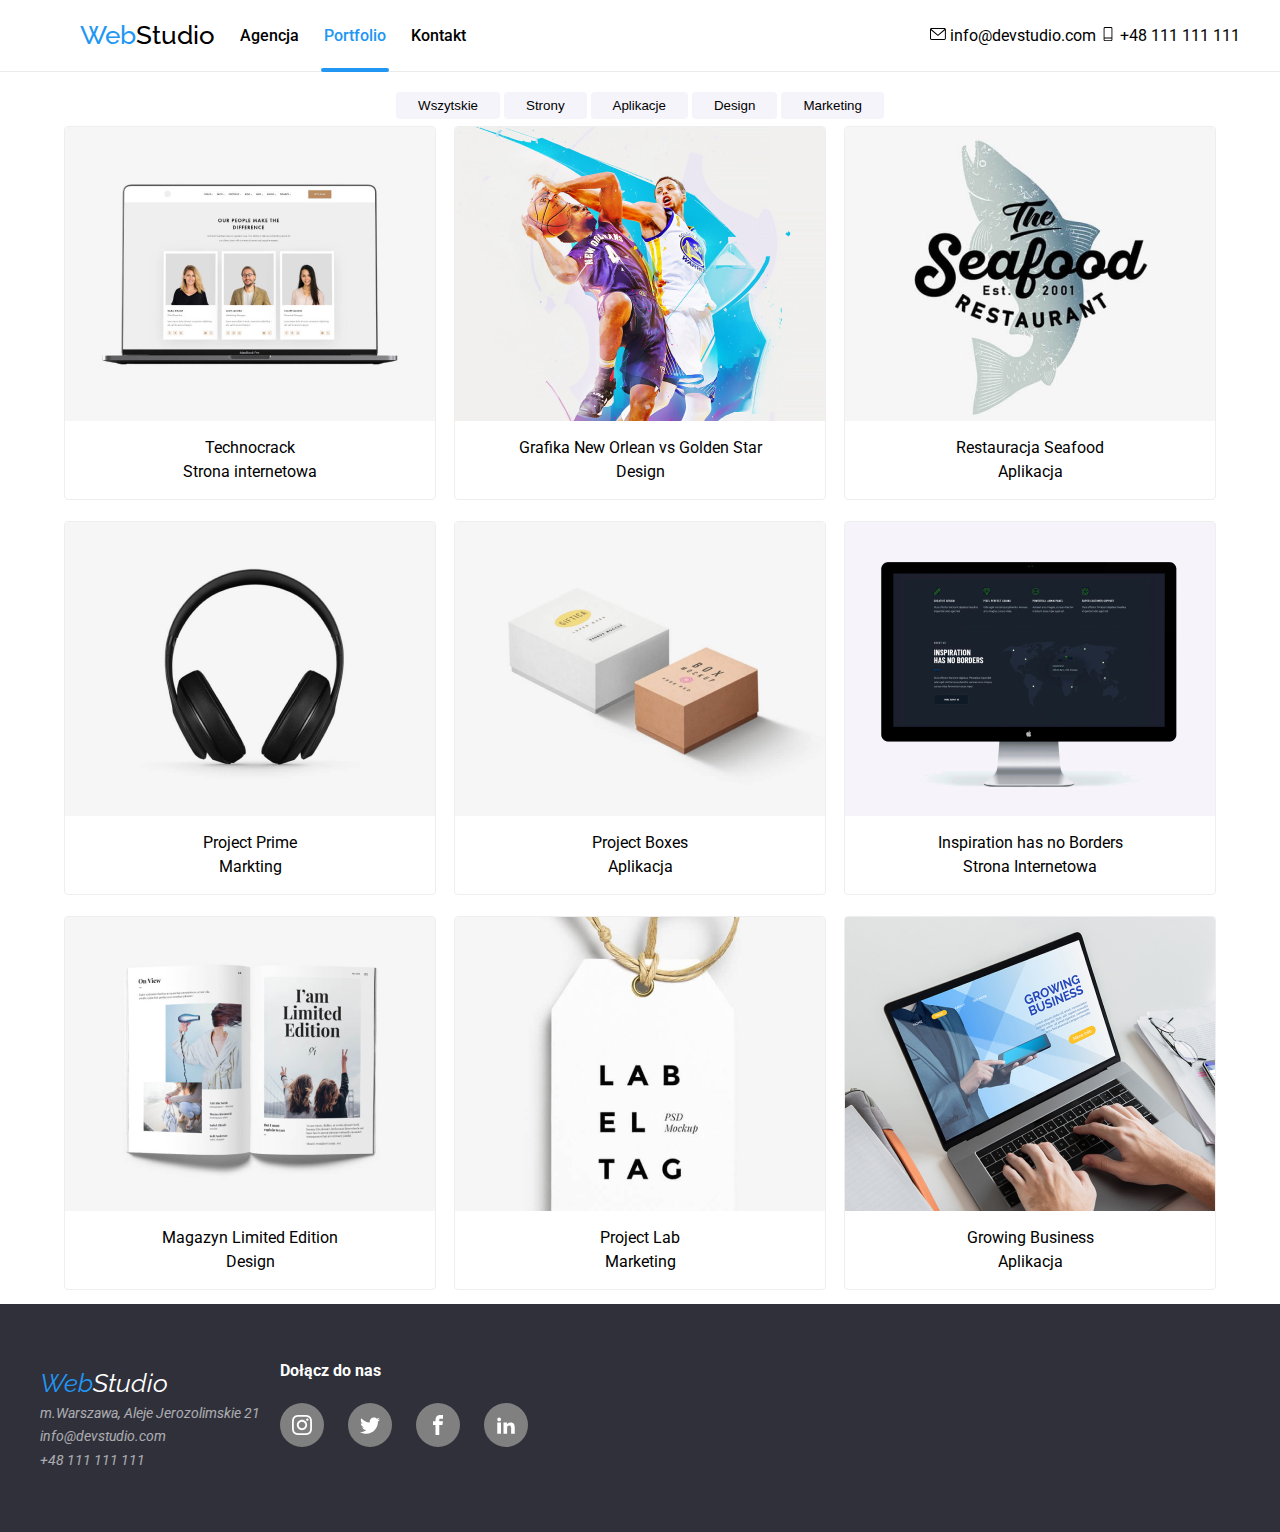
<file: portfolio.html>
<!DOCTYPE html>
<html lang="en">

<head>
    <meta charset="UTF-8">
    <meta http-equiv="X-UA-Compatible" content="IE=edge">
    <meta name="viewport" content="width=device-width, initial-scale=1.0">
    <title>Document</title>
    <link rel="stylesheet" href="css/style.css">
    <link rel="preconnect" href="https://fonts.googleapis.com">
    <link rel="preconnect" href="https://fonts.gstatic.com" crossorigin>
    <link href="https://fonts.googleapis.com/css2?family=Roboto:wght@400;500;700;900&display=swap" rel="stylesheet">
    <link rel="preconnect" href="https://fonts.googleapis.com">
    <link rel="preconnect" href="https://fonts.gstatic.com" crossorigin>
    <link href="https://fonts.googleapis.com/css2?family=Raleway:wght@700&display=swap" rel="stylesheet">
</head>

<body id="portfolio">
    <header>
        <div class="container">
            <nav>
                <div>
                    <ul class="header" type="none">
                        <li class="menu-header"><a class="logotyp" href="webstudio.com"><span>Web</span>Studio</a></li>
                        <div class="link">
                            <li class="menu-header"><a href="index.html">Agencja</a></li>
                            <li class="menu-header portfolio"><a class="link-portfolio" href="portfolio.html">Portfolio</a></li>
                            <li class="menu-header"><a href="example2.com">Kontakt</a></li>
                        </div>
                    </ul>
                </div>
            </nav>
            <div id="contact">

                <a class="contact-email" href="info@devstudio.com">
                    <svg class="icons" width="16px" height="14px">
                        <use href="#icon-mail"></use>
                    </svg>
                    info@devstudio.com</a>

                <a class="contact-phone" href="+48111111111"><svg class="icons" width="16px" height="14px">
                        <use href="#icon-telefon"></use>
                    </svg>
                    +48 111 111 111</a>
            </div>
        </div>
    </header>

    <main class="main-portfolio">
        <button class="button all-pages" type="button">Wszytskie</button>
        <button class="button pages" type="button">Strony</button>
        <button class="button application" type="button">Aplikacje</button>
        <button class="button design" type="button">Design</button>
        <button class="button marketing" type="button">Marketing</button>


        <section>

                    <figure class="images-portfolio">
                        <div class="add-card">
                            <img src="portfolio-images/img1.jpg" alt="Notebook" width="370" height="294">
                            <div class="description">
                                <p>Technocrack jest popularną platformą wykorzystywaną do rozpowszechniania koronawirusa. Firmy
                                    wykorzystują tę
                                    platformę do celów szpiegowskich i ataków na niezabezpieczone serwery konkurencji</p>
                            </div>
                        </div>
                        
                        <figcaption>Technocrack<br>Strona internetowa</figcaption>
                    </figure>
                
                    

                    
                    <figure class="images-portfolio">
                        <div class="add-card">
                            <img src="portfolio-images/img2.jpg" alt="Koszykorza NBA" width="370" height="294">
                            <div class="description">
                                <p>Technocrack jest popularną platformą wykorzystywaną do rozpowszechniania koronawirusa. Firmy
                                    wykorzystują tę
                                    platformę do celów szpiegowskich i ataków na niezabezpieczone serwery konkurencji</p>
                            </div>
                        </div>    
                        <figcaption>Grafika New Orlean vs Golden Star<br>Design</figcaption>
                    </figure>
                    
                    <figure class="images-portfolio">
                        <div class="add-card">
                            <div class="description">
                                <p>Technocrack jest popularną platformą wykorzystywaną do rozpowszechniania koronawirusa. Firmy
                                    wykorzystują tę
                                    platformę do celów szpiegowskich i ataków na niezabezpieczone serwery konkurencji</p>
                            </div>
                            <img src="portfolio-images/img3.jpg" alt="Logo Restauracji Seafood" width="370" height="294">
                        </div>
                        <figcaption>Restauracja Seafood<br>Aplikacja</figcaption>
                    </figure>
                
                   
                    <figure class="images-portfolio">
                        <div class="add-card">
                            <div class="description">
                                <p>Technocrack jest popularną platformą wykorzystywaną do rozpowszechniania koronawirusa. Firmy
                                    wykorzystują tę
                                    platformę do celów szpiegowskich i ataków na niezabezpieczone serwery konkurencji</p>
                            </div>
                            <img src="portfolio-images/img4.jpg" alt="Słuchawki" width="370" height="294">
                        </div>

                        <figcaption>Project Prime<br>Markting</figcaption>
                    </figure>
                

                    <figure class="images-portfolio">
                        <div class="add-card">
                            <div class="description">
                                <p>Technocrack jest popularną platformą wykorzystywaną do rozpowszechniania koronawirusa. Firmy
                                    wykorzystują tę
                                    platformę do celów szpiegowskich i ataków na niezabezpieczone serwery konkurencji</p>
                            </div>
                            <img src="portfolio-images/img5.jpg" alt="Dwa kartonowe pudełka" width="370" height="294">
                        </div>
                        <figcaption>Project Boxes<br>Aplikacja</figcaption>
                    </figure>
            

                    <figure class="images-portfolio">
                        <div class="add-card">
                            <div class="description">
                                <p>Technocrack jest popularną platformą wykorzystywaną do rozpowszechniania koronawirusa. Firmy
                                    wykorzystują tę
                                    platformę do celów szpiegowskich i ataków na niezabezpieczone serwery konkurencji</p>
                            </div>
                            <img src="portfolio-images/img6.jpg" alt="iMAc" width="370" height="294">
                        </div>
                        <figcaption>Inspiration has no Borders<br>Strona Internetowa</figcaption>
                    </figure>

                    <figure class="images-portfolio">
                        <div class="add-card">
                            <div class="description">
                                <p>Technocrack jest popularną platformą wykorzystywaną do rozpowszechniania koronawirusa. Firmy
                                    wykorzystują tę
                                    platformę do celów szpiegowskich i ataków na niezabezpieczone serwery konkurencji</p>
                            </div>
                            <img src="portfolio-images/img7.jpg" alt="Książka" width="370" height="294">
                        </div>
                        <figcaption>Magazyn Limited Edition<br>Design</figcaption>
                    </figure>
                    
                
                    <figure class="images-portfolio">
                        <div class="add-card">
                            <div class="description">
                                <p>Technocrack jest popularną platformą wykorzystywaną do rozpowszechniania koronawirusa. Firmy
                                    wykorzystują tę
                                    platformę do celów szpiegowskich i ataków na niezabezpieczone serwery konkurencji</p>
                            </div>
                            <img src="portfolio-images/img8.jpg" alt="Etykieta" width="370" height="294">
                        </div>
                        <figcaption>Project Lab<br>Marketing</figcaption>
                    </figure>
    
                
                    <figure class="images-portfolio">
                        <div class="add-card">
                            <div class="description">
                                <p>Technocrack jest popularną platformą wykorzystywaną do rozpowszechniania koronawirusa. Firmy
                                    wykorzystują tę
                                    platformę do celów szpiegowskich i ataków na niezabezpieczone serwery konkurencji</p>
                            </div>
                            <img src="portfolio-images/img9.jpg" alt="Planowanie strategii" width="370" height="294">
                        </div>
                        <figcaption>Growing Business<br>Aplikacja</figcaption>
                    </figure>
                </div>

        </section>
    </main>

     <footer class="footer">
        <div class="container">
            <address class="address">
                <a class="logotyp address" href="webstudio.com"><span>Web</span>Studio</a><br>
                <div class="city-address">m.Warszawa, Aleje Jerozolimskie 21</div>
                <a class="link-address" href="info@devstudio.com">info@devstudio.com</a><br>
                <a class="link-address" href="+48111111111">+48 111 111 111</a>
            </address>
            <div>
                <div class=join-us>Dołącz do nas</div>

                <a href="#" class="link-social-media-footer"><svg class="icons-social-media">
                        <use href="#icon-instagram"></use>
                    </svg>
                </a>

                <a href="#" class="link-social-media-footer"><svg class="icons-social-media">
                        <use href="#icon-twitter"></use>
                    </svg>
                </a>

                <a href="#" class="link-social-media-footer"><svg class="icons-social-media">
                        <use href="#icon-facebook"></use>
                    </svg>
                </a>

                <a href="#" class="link-social-media-footer"><svg class="icons-social-media">
                        <use href="#icon-linkedin2"></use>
                    </svg>
                </a>
            </div>


        </div>

        </footer>


<svg aria-hidden="true" style="position: absolute; width: 0; height: 0; overflow: hidden;" version="1.1"
    xmlns="http://www.w3.org/2000/svg" xmlns:xlink="http://www.w3.org/1999/xlink">
    <defs>
        <symbol id="icon-telefon" viewBox="0 0 20 32">
            <path 
                d="M17 0h-14c-1.654 0-3 1.346-3 3v26c0 1.654 1.346 3 3 3h14c1.654 0 3-1.346 3-3v-26c0-1.654-1.346-3-3-3zM3 2h14c0.552 0 1 0.448 1 1v21h-16v-21c0-0.552 0.448-1 1-1zM17 30h-14c-0.552 0-1-0.448-1-1v-3h16v3c0 0.552-0.448 1-1 1z">
            </path>
        </symbol>
        <symbol id="icon-mail" viewBox="0 0 43 32">
            <path 
                d="M38.667 0h-34.667c-2.206 0-4 1.794-4 4v24c0 2.206 1.794 4 4 4h34.667c2.206 0 4-1.794 4-4v-24c0-2.206-1.794-4-4-4zM38.667 2.667c0.181 0 0.353 0.038 0.511 0.103l-17.844 15.466-17.844-15.466c0.158-0.066 0.33-0.103 0.511-0.103h34.667zM38.667 29.333h-34.667c-0.736 0-1.333-0.598-1.333-1.333v-22.413l17.793 15.421c0.251 0.217 0.563 0.326 0.874 0.326s0.622-0.108 0.874-0.326l17.793-15.421v22.413c0 0.736-0.598 1.333-1.333 1.333z">
            </path>
        </symbol>
        <symbol id="icon-astronaut-1" viewBox="0 0 32 32">
            <path fill="#2196f3" style="fill: var(--color2, #2196f3)"
                d="M31.974 4.524c-0.063-0.193-0.229-0.333-0.43-0.363l-1.91-0.278-0.855-1.731c-0.179-0.365-0.777-0.365-0.956 0l-0.855 1.731-1.91 0.278c-0.201 0.029-0.367 0.17-0.431 0.363-0.062 0.193-0.011 0.405 0.135 0.547l1.383 1.348-0.326 1.903c-0.034 0.2 0.048 0.402 0.212 0.522 0.166 0.121 0.382 0.135 0.562 0.040l1.709-0.899 1.709 0.899c0.078 0.041 0.164 0.061 0.249 0.061 0.11 0 0.221-0.034 0.314-0.102 0.164-0.119 0.246-0.322 0.212-0.522l-0.326-1.903 1.383-1.348c0.145-0.142 0.197-0.354 0.135-0.547zM29.511 5.851c-0.125 0.122-0.183 0.299-0.153 0.472l0.191 1.114-1-0.526c-0.078-0.041-0.163-0.061-0.249-0.061s-0.17 0.020-0.249 0.061l-1.001 0.526 0.191-1.114c0.030-0.173-0.028-0.349-0.153-0.472l-0.81-0.789 1.119-0.163c0.174-0.025 0.324-0.134 0.402-0.292l0.5-1.013 0.5 1.013c0.078 0.157 0.228 0.267 0.402 0.292l1.119 0.163-0.809 0.789z">
            </path>
            <path fill="#2196f3" style="fill: var(--color2, #2196f3)" d="M26.134 20.522h-1.067v1.067h1.067v-1.067z">
            </path>
            <path fill="#2196f3" style="fill: var(--color2, #2196f3)" d="M26.134 22.656h-1.067v1.067h1.067v-1.067z">
            </path>
            <path fill="#2196f3" style="fill: var(--color2, #2196f3)" d="M27.2 21.589h-1.067v1.067h1.067v-1.067z">
            </path>
            <path fill="#2196f3" style="fill: var(--color2, #2196f3)" d="M25.067 21.589h-1.067v1.067h1.067v-1.067z">
            </path>
            <path fill="#2196f3" style="fill: var(--color2, #2196f3)" d="M22.4 26.389h-1.067v1.067h1.067v-1.067z">
            </path>
            <path fill="#2196f3" style="fill: var(--color2, #2196f3)" d="M22.4 28.522h-1.067v1.067h1.067v-1.067z">
            </path>
            <path fill="#2196f3" style="fill: var(--color2, #2196f3)" d="M23.467 27.456h-1.067v1.067h1.067v-1.067z">
            </path>
            <path fill="#2196f3" style="fill: var(--color2, #2196f3)" d="M21.333 27.456h-1.067v1.067h1.067v-1.067z">
            </path>
            <path fill="#2196f3" style="fill: var(--color2, #2196f3)" d="M16 24.256h-1.067v1.067h1.067v-1.067z"></path>
            <path fill="#2196f3" style="fill: var(--color2, #2196f3)" d="M16 26.389h-1.067v1.067h1.067v-1.067z"></path>
            <path fill="#2196f3" style="fill: var(--color2, #2196f3)" d="M17.067 25.322h-1.067v1.067h1.067v-1.067z">
            </path>
            <path fill="#2196f3" style="fill: var(--color2, #2196f3)" d="M14.933 25.322h-1.067v1.067h1.067v-1.067z">
            </path>
            <path fill="#2196f3" style="fill: var(--color2, #2196f3)" d="M5.867 6.122h-1.067v1.067h1.067v-1.067z">
            </path>
            <path fill="#2196f3" style="fill: var(--color2, #2196f3)" d="M5.867 8.255h-1.067v1.067h1.067v-1.067z">
            </path>
            <path fill="#2196f3" style="fill: var(--color2, #2196f3)" d="M6.933 7.189h-1.067v1.067h1.067v-1.067z">
            </path>
            <path fill="#2196f3" style="fill: var(--color2, #2196f3)" d="M4.8 7.189h-1.067v1.067h1.067v-1.067z"></path>
            <path fill="#212121" style="fill: var(--color3, #212121)"
                d="M24.715 14.159c-0.287-0.388-0.709-0.637-1.188-0.705-0.481-0.068-0.956 0.058-1.34 0.352l-1.252 0.96-1.898 1.417-1.358-0.541c2.421-1.086 4.114-3.508 4.114-6.32 0-3.823-3.123-6.933-6.961-6.933s-6.961 3.11-6.961 6.933c0 1.386 0.414 2.674 1.12 3.758l-2.764-0.024c-0.002 0-0.003 0-0.005 0-0.009 0-0.015 0.004-0.023 0.005-0.053 0.002-0.105 0.013-0.155 0.031-0.013 0.005-0.026 0.008-0.038 0.013-0.006 0.003-0.013 0.003-0.019 0.006l-3.233 1.596c-0.001 0-0.001 0-0.001 0.001l-1.893 0.911c-0.021 0.009-0.042 0.021-0.063 0.035-0.755 0.502-1.012 1.489-0.598 2.295 0.22 0.429 0.595 0.745 1.056 0.889 0.178 0.055 0.359 0.083 0.539 0.083 0.29 0 0.577-0.071 0.839-0.211l1.388-0.738 2.264-1.169 1.357-0.008-5.442 5.416c-0.001 0.001-0.001 0.001-0.002 0.001l-1.339 1.333c-0.316 0.315-0.49 0.732-0.49 1.178s0.174 0.863 0.49 1.179c0.325 0.323 0.752 0.485 1.179 0.485s0.854-0.162 1.18-0.485l1.314-1.309 1.741-1.3 0.901 0.897-1.762 1.754c-0 0.001-0.001 0.001-0.002 0.001l-1.339 1.333c-0.316 0.315-0.49 0.732-0.49 1.178s0.174 0.863 0.49 1.179c0.325 0.323 0.753 0.485 1.18 0.485s0.855-0.162 1.18-0.485l3.482-3.467c0.001-0.001 0.001-0.001 0.001-0.002l1.010-1-0.004-0.004c0.006-0.006 0.015-0.009 0.022-0.015l5.166-5.658 3.471 0.494c0.025 0.004 0.050 0.005 0.075 0.005 0.065 0 0.127-0.015 0.187-0.038 0.018-0.006 0.033-0.015 0.050-0.023 0.019-0.010 0.039-0.015 0.058-0.027l3.213-2.133c0.012-0.008 0.018-0.021 0.029-0.029 0.013-0.010 0.029-0.014 0.041-0.026l1.271-1.191c0.662-0.62 0.753-1.635 0.212-2.362zM2.13 17.77c-0.173 0.093-0.37 0.111-0.558 0.052-0.187-0.058-0.338-0.186-0.427-0.358-0.161-0.314-0.068-0.695 0.214-0.902l1.314-0.632 0.449 1.313-0.992 0.527zM5.628 15.942l-1.548 0.8-0.439-1.283 2.027-1.001-0.040 1.484zM20.727 9.322c0 0.918-0.219 1.785-0.599 2.559l-4.181-1.899c-0.044-0.573-0.341-1.075-0.788-1.388l1.464-4.86c2.378 0.756 4.105 2.974 4.105 5.588zM8.938 9.322c0-3.235 2.644-5.867 5.894-5.867 0.253 0 0.5 0.021 0.745 0.052l-1.432 4.754c-0.019-0.001-0.037-0.006-0.057-0.006-1.033 0-1.873 0.837-1.873 1.867s0.84 1.867 1.873 1.867c0.694 0 1.294-0.383 1.618-0.945l3.862 1.755c-1.075 1.446-2.795 2.39-4.737 2.39-3.25 0-5.894-2.632-5.894-5.867zM14.894 10.122c0 0.441-0.362 0.8-0.806 0.8s-0.806-0.359-0.806-0.8c0-0.441 0.362-0.8 0.806-0.8s0.806 0.359 0.806 0.8zM2.465 25.146c-0.236 0.234-0.619 0.234-0.854 0.001-0.114-0.114-0.176-0.263-0.176-0.423s0.062-0.309 0.176-0.421l0.962-0.959 0.851 0.848-0.959 0.955zM5.679 28.88c-0.236 0.234-0.619 0.235-0.855 0.001-0.114-0.114-0.176-0.263-0.176-0.423s0.062-0.309 0.176-0.421l0.963-0.959 0.852 0.848-0.96 0.955zM9.16 25.411c-0.001 0-0.001 0-0.002 0.001l-1.765 1.76-0.852-0.848 1.763-1.755c0 0 0 0 0-0s0.001-0.001 0.002-0.001c0.040-0.040 0.065-0.088 0.090-0.135 0.007-0.014 0.020-0.026 0.026-0.040 0.017-0.041 0.019-0.085 0.026-0.129 0.003-0.025 0.014-0.047 0.014-0.073 0-0.036-0.013-0.070-0.020-0.106-0.006-0.032-0.006-0.065-0.019-0.095-0.020-0.050-0.055-0.094-0.091-0.138-0.010-0.012-0.014-0.027-0.025-0.038 0 0 0 0-0.001 0s-0.001-0.002-0.001-0.002l-1.607-1.6c-0.017-0.017-0.039-0.024-0.058-0.038-0.028-0.022-0.055-0.042-0.087-0.058-0.030-0.015-0.061-0.024-0.093-0.033-0.034-0.010-0.067-0.017-0.103-0.020-0.033-0.002-0.063 0.001-0.095 0.005-0.036 0.004-0.069 0.009-0.104 0.020-0.034 0.011-0.063 0.027-0.094 0.045-0.020 0.011-0.042 0.015-0.061 0.029l-1.773 1.324-0.901-0.897 2.399-2.386 4.361 4.289-0.928 0.919zM15.979 18.394c-0.015-0.002-0.030 0.004-0.045 0.003-0.039-0.002-0.076 0.001-0.115 0.007-0.030 0.005-0.059 0.011-0.088 0.021-0.034 0.012-0.065 0.028-0.097 0.047-0.030 0.018-0.057 0.037-0.083 0.061-0.013 0.011-0.028 0.017-0.040 0.029l-4.698 5.146-4.328-4.257 2.833-2.818c0.209-0.208 0.21-0.546 0.002-0.755-0.105-0.105-0.243-0.157-0.381-0.156v-0.001l-2.219 0.013 0.028-1.607 3.104 0.027c1.265 1.294 3.029 2.101 4.981 2.101 0.437 0 0.864-0.045 1.279-0.123 0.040 0.032 0.079 0.065 0.13 0.085l2.41 0.96 0.152 0.758 0.178 0.885-3.003-0.427zM20.020 18.572l-0.313-1.558 1.446-1.080 0.947 1.257-2.080 1.381zM23.774 15.741l-0.838 0.785-0.931-1.236 0.831-0.637c0.155-0.119 0.351-0.168 0.543-0.143 0.193 0.027 0.364 0.128 0.48 0.284 0.217 0.292 0.18 0.699-0.085 0.947z">
            </path>
            <path fill="#212121" style="fill: var(--color3, #212121)"
                d="M13.602 18.544l-2.143-2.133c-0.207-0.207-0.545-0.207-0.753 0l-2.142 2.133c-0.1 0.101-0.157 0.236-0.157 0.378s0.056 0.278 0.157 0.378l2.142 2.133c0.104 0.103 0.241 0.155 0.377 0.155s0.273-0.052 0.376-0.155l2.143-2.133c0.1-0.1 0.157-0.236 0.157-0.378s-0.057-0.278-0.157-0.378zM11.083 20.303l-1.387-1.381 1.387-1.381 1.387 1.381-1.387 1.381z">
            </path>
            <path fill="#212121" style="fill: var(--color3, #212121)"
                d="M17.164 5.071l-0.258 1.036c0.071 0.018 1.738 0.452 1.738 2.149h1.067c-0-2.017-1.666-2.965-2.547-3.185z">
            </path>
            <path fill="#212121" style="fill: var(--color3, #212121)" d="M19.711 9.322h-1.067v1.067h1.067v-1.067z">
            </path>
        </symbol>
        <symbol id="icon-diagram-1" viewBox="0 0 32 32">
            <path fill="#2196f3" style="fill: var(--color2, #2196f3)" d="M14.926 14.965h1.066v4.798h-1.066v-4.797z">
            </path>
            <path fill="#2196f3" style="fill: var(--color2, #2196f3)" d="M19.19 17.097h1.066v2.665h-1.066v-2.665z">
            </path>
            <path fill="#2196f3" style="fill: var(--color2, #2196f3)" d="M10.661 18.696h1.066v1.066h-1.066v-1.066z">
            </path>
            <path fill="#2196f3" style="fill: var(--color2, #2196f3)" d="M7.463 18.163h1.066v1.599h-1.066v-1.599z">
            </path>
            <path fill="#212121" style="fill: var(--color3, #212121)"
                d="M1.599 28.291h25.587c0.883 0 1.599-0.716 1.599-1.599v-2.132c0-0.883-0.716-1.599-1.599-1.599h-0.533v-13.293l3.028-2.868c0.703 0.346 1.553 0.136 2.013-0.499s0.396-1.508-0.152-2.068-1.42-0.644-2.065-0.198c-0.644 0.446-0.873 1.292-0.542 2.002l-2.281 2.163v-1.23c0-0.883-0.716-1.599-1.599-1.599h-21.322c-0.883 0-1.599 0.716-1.599 1.599v15.992h-0.533c-0.883 0-1.599 0.716-1.599 1.599v2.132c0 0.883 0.716 1.599 1.599 1.599zM30.384 4.837c0.294 0 0.533 0.239 0.533 0.533s-0.239 0.533-0.533 0.533c-0.294 0-0.533-0.239-0.533-0.533s0.239-0.533 0.533-0.533zM3.198 6.969c0-0.294 0.239-0.533 0.533-0.533h21.322c0.294 0 0.533 0.239 0.533 0.533v2.239l-1.066 1.013v-2.186c0-0.294-0.239-0.533-0.533-0.533h-19.19c-0.294 0-0.533 0.239-0.533 0.533v13.326c0 0.294 0.239 0.533 0.533 0.533h19.19c0.294 0 0.533-0.239 0.533-0.533v-9.674l1.066-1.010v12.284h-22.388v-15.992zM7.996 13.899c-0.721-0.002-1.354 0.478-1.546 1.174s0.105 1.433 0.725 1.801c0.62 0.368 1.41 0.276 1.928-0.226l1.853 0.93c0.215 0.108 0.476 0.057 0.636-0.123l3.939-4.431 3.872 2.901c0.208 0.156 0.498 0.139 0.686-0.039l3.365-3.188v8.131h-18.124v-12.26h18.124v2.66l-3.771 3.572-3.904-2.927c-0.222-0.166-0.534-0.135-0.718 0.072l-3.993 4.493-1.493-0.746c0.011-0.064 0.018-0.129 0.020-0.193 0-0.883-0.716-1.599-1.599-1.599zM8.529 15.498c0 0.294-0.239 0.533-0.533 0.533s-0.533-0.239-0.533-0.533c0-0.294 0.239-0.533 0.533-0.533s0.533 0.239 0.533 0.533zM11.727 24.026h5.331v0.533c0 0.294-0.239 0.533-0.533 0.533h-4.264c-0.294 0-0.533-0.239-0.533-0.533v-0.533zM1.066 24.56c0-0.294 0.239-0.533 0.533-0.533h9.062v0.533c0 0.883 0.716 1.599 1.599 1.599h4.264c0.883 0 1.599-0.716 1.599-1.599v-0.533h9.062c0.294 0 0.533 0.239 0.533 0.533v2.132c0 0.294-0.239 0.533-0.533 0.533h-25.587c-0.294 0-0.533-0.239-0.533-0.533v-2.132z">
            </path>
        </symbol>
        <symbol id="icon-clock-1" viewBox="0 0 32 32">
            <path fill="#212121" style="fill: var(--color3, #212121)"
                d="M31.297 15.301c-0.002-8.452-6.855-15.303-15.308-15.301s-15.303 6.855-15.301 15.308c0.001 6.658 4.307 12.551 10.649 14.576 0.061 0.019 0.124 0.029 0.187 0.029 0.121-0 0.239-0.032 0.342-0.094 0.135-0.080 0.236-0.207 0.283-0.356l3.865-12.25c1.057-0.005 1.909-0.866 1.903-1.923s-0.866-1.909-1.923-1.903c-0.284 0.001-0.565 0.067-0.82 0.191l-5.106-5.107c-0.253-0.245-0.657-0.238-0.902 0.016-0.239 0.247-0.239 0.639 0 0.886l5.103 5.109c-0.392 0.799-0.168 1.764 0.536 2.309l-3.683 11.673c-7.278-2.681-11.004-10.754-8.323-18.032s10.754-11.004 18.032-8.323 11.004 10.754 8.323 18.032c-1.31 3.556-4.001 6.431-7.462 7.973l-0.398-1.874c-0.073-0.344-0.411-0.565-0.756-0.492-0.109 0.023-0.209 0.074-0.292 0.148l-3.837 3.426c-0.263 0.234-0.287 0.637-0.052 0.9 0.076 0.085 0.174 0.149 0.283 0.184l4.899 1.563c0.335 0.108 0.694-0.077 0.802-0.412 0.034-0.106 0.040-0.219 0.017-0.328l-0.391-1.839c5.664-2.388 9.342-7.942 9.329-14.089v0zM15.992 14.664c0.352 0 0.638 0.286 0.638 0.638s-0.286 0.638-0.638 0.638c-0.352 0-0.638-0.285-0.638-0.638s0.285-0.638 0.638-0.638zM18.093 29.528l2.184-1.948 0.603 2.84-2.787-0.892z">
            </path>
            <path fill="#2196f3" style="fill: var(--color2, #2196f3)"
                d="M15.354 3.185v1.275c0 0.352 0.285 0.638 0.638 0.638s0.638-0.285 0.638-0.638v-1.275c0-0.352-0.286-0.638-0.638-0.638s-0.638 0.286-0.638 0.638z">
            </path>
            <path fill="#2196f3" style="fill: var(--color2, #2196f3)"
                d="M3.876 14.664c-0.352 0-0.638 0.286-0.638 0.638s0.285 0.638 0.638 0.638h1.275c0.352 0 0.638-0.285 0.638-0.638s-0.285-0.638-0.638-0.638h-1.275z">
            </path>
            <path fill="#2196f3" style="fill: var(--color2, #2196f3)"
                d="M28.108 15.939c0.352 0 0.638-0.285 0.638-0.638s-0.285-0.638-0.638-0.638h-1.275c-0.352 0-0.638 0.286-0.638 0.638s0.286 0.638 0.638 0.638h1.275z">
            </path>
        </symbol>
        <symbol id="icon-antenna-1" viewBox="0 0 32 32">
            <path fill="#212121" style="fill: var(--color3, #212121)"
                d="M30.773 22.098l-8.443-8.505 0.937-4.615c0.242 0.094 0.499 0.144 0.758 0.146h0.006c1.192 0.014 2.17-0.941 2.184-2.133s-0.941-2.17-2.133-2.184c-1.192-0.014-2.17 0.941-2.184 2.133-0.003 0.255 0.039 0.509 0.125 0.749l-4.96 0.605-8.091-8.133c-0.099-0.101-0.235-0.159-0.377-0.16-0.14 0.001-0.274 0.056-0.373 0.155l-1.513 1.504c-0.208 0.208-0.208 0.546 0 0.754l0.814 0.826c-3.153 5.798-2.129 12.978 2.519 17.663 0.043 0.041 0.092 0.074 0.146 0.098-0.034 0.18-0.051 0.364-0.052 0.547v6.187h-6.4c-1.472 0.002-2.665 1.195-2.667 2.667v1.067c0 0.295 0.239 0.533 0.533 0.533h24.533c0.295 0 0.533-0.239 0.533-0.533v-1.067c-0.002-1.472-1.195-2.665-2.667-2.667h-6.4v-2.742c1.003 0.21 2.024 0.317 3.049 0.32 2.458-0.003 4.877-0.615 7.040-1.783l0.818 0.823c0.099 0.101 0.235 0.159 0.377 0.16 0.14-0.001 0.274-0.056 0.373-0.155l1.513-1.504c0.208-0.208 0.208-0.546 0-0.754zM23.28 6.233c0.418-0.415 1.093-0.414 1.508 0.004s0.414 1.093-0.004 1.508c-0.2 0.199-0.47 0.31-0.752 0.31h-0.003c-0.589-0.003-1.064-0.483-1.061-1.072 0.002-0.282 0.115-0.552 0.314-0.751h-0.002zM22.024 9.738l-0.598 2.946-1.175-1.182 1.774-1.763zM21.419 8.836l-1.92 1.909-1.485-1.493 3.405-0.415zM24.004 28.8c0.884 0 1.6 0.716 1.6 1.6v0.533h-23.467v-0.533c0-0.884 0.716-1.6 1.6-1.6h20.267zM16.537 26.667v1.067h-5.333v-1.067h5.333zM11.204 25.6v-4.053c0-1.294 1.196-2.347 2.667-2.347s2.667 1.053 2.667 2.347v4.053h-5.333zM17.604 23.904v-2.357c0-1.882-1.675-3.413-3.733-3.413-1.331-0.020-2.576 0.657-3.281 1.786-4.058-4.274-4.971-10.645-2.279-15.887l18.602 18.708c-2.872 1.461-6.165 1.873-9.309 1.163zM28.893 23.22l-21.057-21.181 0.755-0.752 7.935 7.98c0.004 0 0.006 0.007 0.010 0.010l13.115 13.191-0.757 0.752z">
            </path>
            <path fill="#2196f3" style="fill: var(--color2, #2196f3)"
                d="M13.876 20.267h-0.005c-0.884-0.001-1.601 0.714-1.602 1.598s0.714 1.601 1.598 1.602h0.005c0.884 0.001 1.601-0.714 1.602-1.598s-0.714-1.601-1.598-1.602zM14.249 22.245c-0.1 0.1-0.236 0.156-0.378 0.155-0.295-0.002-0.532-0.242-0.531-0.536 0.001-0.141 0.057-0.276 0.157-0.375s0.233-0.154 0.373-0.155c0.295 0.002 0.532 0.241 0.53 0.536-0.001 0.141-0.057 0.276-0.157 0.375h0.005z">
            </path>
        </symbol>
        <symbol id="icon-logo-5" viewBox="0 0 56 32">
            <path
                d="M19.934 4.046l3.676 3.48-6.824-0.004v16.885h17.836v-6.456l3.672 3.476v-17.382h-18.361zM34.462 17.543l-10.424-9.868h10.424v9.868zM31.225 21.938h-11.616v-11.356h0.821v10.587h10.795v0.769zM22.352 26.656l-0.429 0.884-0.429-0.884h-0.36l0.626 1.178v0.686h0.325v-0.686l0.625-1.178h-0.359zM22.891 28.52l0.151-0.434h0.722l0.152 0.434h0.338l-0.706-1.865h-0.291l-0.704 1.865h0.337zM23.404 27.051l0.27 0.774h-0.541l0.27-0.774zM25.112 27.78c-0.047 0.072-0.070 0.151-0.070 0.237 0 0.157 0.055 0.285 0.165 0.383s0.259 0.146 0.443 0.146 0.343-0.050 0.476-0.15l0.105 0.124h0.361l-0.274-0.324c0.108-0.147 0.161-0.335 0.161-0.565h-0.27c0 0.126-0.026 0.24-0.078 0.342l-0.36-0.425 0.127-0.092c0.090-0.065 0.154-0.13 0.193-0.195s0.059-0.137 0.059-0.215c0-0.118-0.044-0.216-0.131-0.296s-0.197-0.12-0.333-0.12c-0.15 0-0.27 0.043-0.359 0.128s-0.133 0.2-0.133 0.346c0 0.060 0.014 0.122 0.042 0.186s0.080 0.142 0.152 0.233c-0.138 0.099-0.231 0.185-0.278 0.257zM25.954 28.192c-0.091 0.070-0.19 0.105-0.295 0.105-0.093 0-0.167-0.027-0.223-0.081s-0.083-0.124-0.083-0.21c0-0.1 0.051-0.189 0.154-0.266l0.040-0.028 0.407 0.48zM25.619 27.366c-0.088-0.108-0.132-0.198-0.132-0.27 0-0.062 0.018-0.114 0.054-0.155s0.084-0.061 0.145-0.061c0.056 0 0.103 0.018 0.14 0.052s0.055 0.076 0.055 0.124c0 0.073-0.026 0.134-0.079 0.181l-0.040 0.032-0.142 0.097zM28.655 28.38c0.128-0.112 0.202-0.267 0.22-0.466h-0.323c-0.017 0.133-0.058 0.228-0.122 0.286s-0.16 0.086-0.287 0.086c-0.139 0-0.245-0.053-0.318-0.159s-0.108-0.26-0.108-0.461v-0.165c0.002-0.199 0.040-0.35 0.115-0.452s0.184-0.155 0.325-0.155c0.121 0 0.213 0.030 0.275 0.090s0.102 0.155 0.118 0.289h0.323c-0.020-0.204-0.094-0.362-0.219-0.474s-0.291-0.168-0.497-0.168c-0.153 0-0.288 0.036-0.405 0.109s-0.205 0.176-0.268 0.31c-0.062 0.134-0.093 0.289-0.093 0.465v0.174c0.003 0.172 0.035 0.322 0.096 0.452s0.149 0.23 0.261 0.301c0.114 0.070 0.245 0.105 0.393 0.105 0.213 0 0.383-0.055 0.511-0.166zM30.559 28.118c0.063-0.138 0.095-0.299 0.095-0.482v-0.104c-0.001-0.182-0.033-0.341-0.097-0.478s-0.155-0.243-0.273-0.315c-0.117-0.073-0.251-0.11-0.403-0.11s-0.287 0.037-0.405 0.111c-0.117 0.073-0.208 0.18-0.273 0.319s-0.096 0.3-0.096 0.482v0.105c0.001 0.178 0.033 0.336 0.097 0.473s0.156 0.242 0.274 0.316c0.119 0.073 0.254 0.11 0.405 0.11 0.153 0 0.288-0.037 0.405-0.11s0.208-0.18 0.272-0.318zM30.212 27.064c0.079 0.11 0.118 0.268 0.118 0.475v0.097c0 0.21-0.039 0.37-0.117 0.479s-0.187 0.164-0.33 0.164c-0.142 0-0.253-0.056-0.333-0.168s-0.119-0.27-0.119-0.475v-0.108c0.002-0.201 0.042-0.356 0.12-0.465s0.189-0.165 0.329-0.165c0.143 0 0.254 0.055 0.332 0.165z">
            </path>
        </symbol>
        <symbol id="icon-logo-4" viewBox="0 0 56 32">
            <path
                d="M26.289 3.487h-0.072c-0.11-0.007-0.22-0.009-0.33-0.012v0h-0.239c-0.208 0-0.421 0.005-0.632 0.016-0.016-0.001-0.032-0.001-0.048 0-1.912 0.108-3.785 0.586-5.517 1.407l-0.227 0.109v11.615l0.531-0.18c0.466-0.16 0.962-0.304 1.476-0.438 1.388-0.356 2.814-0.546 4.247-0.564v1.526c-0.19 0.001-0.374 0.007-0.559 0.016h-0.044c-1.103 0.061-2.197 0.228-3.267 0.502-1.356 0.339-2.663 0.849-3.892 1.517v-14.897c1.276-0.744 2.651-1.304 4.083-1.661 1.258-0.325 2.55-0.491 3.849-0.496h0.224c0.268 0.007 0.53 0.019 0.775 0.037 0.647 0.045 1.288 0.148 1.918 0.305v1.502c-0.611-0.142-1.232-0.236-1.858-0.28-0.013-0.001-0.025-0.002-0.038-0.003-0.129-0.011-0.259-0.022-0.38-0.022zM28.933 5.023c0.333 0.025 0.678 0.037 1.027 0.037 1.365-0.005 2.724-0.179 4.046-0.519 1.355-0.341 2.662-0.851 3.891-1.518v14.631c-1.277 0.744-2.652 1.303-4.085 1.661-1.258 0.323-2.55 0.49-3.849 0.495-0.984 0.008-1.964-0.108-2.92-0.344v-14.726c0.226 0.052 0.458 0.1 0.694 0.14 0.387 0.065 0.796 0.113 1.194 0.143zM36.379 5.136l-0.531 0.179c-0.488 0.164-0.981 0.311-1.476 0.442-1.441 0.37-2.922 0.56-4.41 0.566-0.346 0-0.665-0.009-0.973-0.029l-0.423-0.028v11.948l0.364 0.032c0.337 0.029 0.685 0.044 1.035 0.044 1.172-0.005 2.338-0.156 3.473-0.45 0.934-0.234 1.843-0.561 2.714-0.975l0.227-0.109v-11.619z">
            </path>
            <path
                d="M18.747 24.092c-0.076-0.079-0.168-0.141-0.27-0.182s-0.211-0.060-0.321-0.056c-0.117-0.002-0.233 0.020-0.341 0.064-0.099 0.040-0.19 0.099-0.265 0.175s-0.133 0.167-0.171 0.267c-0.042 0.105-0.062 0.217-0.061 0.329v1.99c-0.005 0.14 0.022 0.28 0.078 0.408 0.047 0.102 0.115 0.193 0.199 0.267 0.080 0.067 0.173 0.115 0.273 0.141 0.097 0.027 0.197 0.041 0.297 0.041 0.111 0.001 0.221-0.023 0.321-0.069 0.099-0.044 0.19-0.106 0.265-0.184 0.074-0.077 0.133-0.168 0.174-0.267 0.043-0.1 0.064-0.208 0.064-0.317v-0.223h-0.52v0.177c0.002 0.061-0.009 0.121-0.031 0.177-0.017 0.042-0.043 0.081-0.076 0.112-0.032 0.026-0.069 0.046-0.109 0.057-0.035 0.012-0.072 0.018-0.109 0.019-0.046 0.005-0.093-0.002-0.136-0.020s-0.080-0.049-0.108-0.086c-0.049-0.080-0.073-0.173-0.069-0.267v-1.856c-0.003-0.103 0.019-0.205 0.064-0.297 0.027-0.042 0.065-0.076 0.11-0.097s0.095-0.029 0.145-0.023c0.045-0.002 0.089 0.008 0.13 0.027s0.076 0.049 0.102 0.085c0.058 0.076 0.089 0.171 0.086 0.267v0.172h0.515v-0.203c0.001-0.119-0.021-0.237-0.064-0.348-0.038-0.104-0.098-0.2-0.174-0.28z">
            </path>
            <path
                d="M21.838 24.069c-0.166-0.14-0.375-0.217-0.592-0.219-0.106 0-0.211 0.019-0.311 0.056-0.101 0.036-0.194 0.091-0.275 0.163-0.086 0.077-0.155 0.173-0.202 0.279-0.052 0.122-0.078 0.253-0.076 0.386v1.909c-0.004 0.134 0.022 0.268 0.076 0.391 0.047 0.103 0.116 0.194 0.202 0.267 0.080 0.074 0.173 0.131 0.275 0.168 0.099 0.037 0.205 0.056 0.311 0.056s0.211-0.019 0.311-0.056c0.104-0.038 0.199-0.095 0.281-0.168s0.15-0.165 0.196-0.267c0.053-0.123 0.079-0.257 0.076-0.391v-1.909c0.003-0.132-0.023-0.264-0.076-0.386-0.046-0.105-0.113-0.2-0.196-0.279zM21.595 26.643c0.004 0.051-0.003 0.102-0.021 0.15s-0.046 0.091-0.083 0.126c-0.069 0.058-0.155 0.089-0.245 0.089s-0.176-0.032-0.245-0.089c-0.037-0.035-0.065-0.078-0.083-0.126s-0.025-0.099-0.021-0.15v-1.909c-0.004-0.051 0.003-0.102 0.021-0.15s0.046-0.091 0.083-0.126c0.069-0.058 0.155-0.089 0.245-0.089s0.176 0.032 0.245 0.089c0.037 0.035 0.065 0.078 0.083 0.126s0.025 0.099 0.021 0.15v1.909z">
            </path>
            <path
                d="M25.898 27.495v-3.614h-0.5l-0.657 1.913h-0.009l-0.662-1.913h-0.495v3.614h0.516v-2.198h0.009l0.506 1.554h0.257l0.51-1.554h0.009v2.198h0.516z">
            </path>
            <path
                d="M28.83 24.135c-0.080-0.089-0.18-0.157-0.292-0.197-0.121-0.039-0.247-0.058-0.374-0.056h-0.767v3.614h0.515v-1.411h0.265c0.161 0.007 0.321-0.027 0.464-0.099 0.117-0.065 0.215-0.16 0.283-0.276 0.060-0.096 0.1-0.203 0.118-0.315 0.020-0.136 0.030-0.273 0.028-0.411 0.005-0.174-0.012-0.347-0.050-0.516-0.034-0.125-0.1-0.239-0.19-0.332zM28.565 25.237c-0.002 0.065-0.019 0.13-0.048 0.188-0.029 0.056-0.076 0.1-0.133 0.127-0.076 0.034-0.159 0.050-0.243 0.045h-0.235v-1.229h0.265c0.080-0.004 0.16 0.012 0.232 0.045 0.053 0.031 0.096 0.077 0.121 0.133 0.028 0.063 0.044 0.132 0.045 0.201 0 0.076 0 0.156 0 0.24s0.005 0.171 0 0.248h-0.005z">
            </path>
            <path
                d="M31.27 23.881h-0.422l-0.796 3.614h0.515l0.151-0.776h0.702l0.151 0.776h0.515l-0.816-3.614zM30.794 26.226l0.253-1.31h0.009l0.252 1.31h-0.515z">
            </path>
            <path
                d="M34.597 26.058h-0.009l-0.778-2.177h-0.495v3.614h0.515v-2.173h0.011l0.787 2.173h0.484v-3.614h-0.515v2.177z">
            </path>
            <path
                d="M37.743 23.881l-0.414 1.437h-0.011l-0.414-1.437h-0.545l0.707 2.086v1.527h0.515v-1.527l0.707-2.086h-0.545z">
            </path>
            <path d="M17.311 28.515h0.248v0.696h0.169v-0.696h0.247v-0.143h-0.664v0.143z"></path>
            <path
                d="M19.398 28.373l-0.325 0.839h0.179l0.069-0.191h0.334l0.072 0.191h0.183l-0.333-0.839h-0.179zM19.371 28.88l0.114-0.311 0.114 0.311h-0.228z">
            </path>
            <path
                d="M21.46 28.902h0.194v0.108c-0.057 0.045-0.127 0.070-0.199 0.071-0.034 0.002-0.068-0.004-0.099-0.018s-0.058-0.035-0.079-0.062c-0.044-0.064-0.066-0.141-0.062-0.219 0-0.187 0.081-0.28 0.242-0.28 0.042-0.004 0.085 0.007 0.119 0.031s0.060 0.061 0.070 0.102l0.166-0.032c-0.036-0.164-0.154-0.247-0.356-0.247-0.108-0.003-0.213 0.036-0.293 0.108-0.042 0.042-0.075 0.092-0.096 0.148s-0.029 0.115-0.025 0.175c-0.005 0.115 0.033 0.227 0.108 0.315 0.041 0.042 0.091 0.075 0.146 0.096s0.114 0.030 0.173 0.026c0.131 0.004 0.259-0.044 0.356-0.133v-0.331h-0.364v0.141z">
            </path>
            <path d="M23.566 28.373h-0.17v0.839h0.588v-0.143h-0.418v-0.696z"></path>
            <path d="M25.347 28.373h-0.17v0.839h0.17v-0.839z">
            </path>
            <path d="M27.088 28.933l-0.344-0.56h-0.165v0.839h0.158v-0.548l0.337 0.548h0.169v-0.839h-0.155v0.56z"></path>
            <path d="M28.662 28.842h0.418v-0.143h-0.418v-0.184h0.45v-0.143h-0.62v0.839h0.637v-0.143h-0.467v-0.227z">
            </path>
            <path d="M32.479 28.704h-0.33v-0.331h-0.169v0.839h0.169v-0.367h0.33v0.367h0.169v-0.839h-0.169v0.331z">
            </path>
            <path d="M34.062 28.842h0.419v-0.143h-0.419v-0.184h0.451v-0.143h-0.62v0.839h0.636v-0.143h-0.467v-0.227z">
            </path>
            <path
                d="M36.209 28.842c0.146-0.023 0.22-0.1 0.22-0.233 0.004-0.036-0.001-0.072-0.016-0.105s-0.038-0.061-0.067-0.082c-0.076-0.038-0.161-0.055-0.245-0.049h-0.356v0.839h0.169v-0.351h0.033c0.036-0.002 0.072 0.004 0.105 0.019 0.025 0.015 0.045 0.036 0.060 0.061l0.183 0.267h0.202l-0.102-0.164c-0.045-0.081-0.109-0.15-0.186-0.201zM36.039 28.726h-0.125v-0.211h0.133c0.058-0.005 0.116 0.002 0.171 0.020 0.012 0.011 0.022 0.024 0.028 0.039s0.009 0.031 0.009 0.048c-0.001 0.016-0.005 0.032-0.013 0.047s-0.019 0.027-0.032 0.037c-0.055 0.017-0.113 0.024-0.171 0.020z">
            </path>
            <path d="M37.828 28.842h0.418v-0.143h-0.418v-0.184h0.451v-0.143h-0.621v0.839h0.637v-0.143h-0.467v-0.227z">
            </path>
        </symbol>
        <symbol id="icon-logo-3" viewBox="0 0 57 32">
            <path
                d="M19.417 26.187c0.008 0 0.017 0.002 0.025 0.005s0.015 0.007 0.020 0.013l0.116 0.111c-0.090 0.090-0.202 0.162-0.327 0.211-0.147 0.053-0.305 0.079-0.464 0.076-0.149 0.003-0.298-0.021-0.436-0.071-0.125-0.045-0.237-0.113-0.329-0.2-0.094-0.089-0.166-0.194-0.212-0.308-0.051-0.127-0.076-0.261-0.074-0.396-0.002-0.135 0.025-0.27 0.080-0.397 0.051-0.115 0.127-0.22 0.225-0.308 0.099-0.087 0.218-0.155 0.349-0.201 0.143-0.048 0.296-0.072 0.449-0.071 0.143-0.003 0.285 0.019 0.417 0.064 0.115 0.043 0.221 0.104 0.313 0.178l-0.097 0.119c-0.007 0.008-0.015 0.016-0.025 0.021-0.011 0.007-0.025 0.010-0.039 0.009-0.015-0.001-0.030-0.005-0.042-0.013l-0.052-0.032-0.073-0.040c-0.031-0.015-0.064-0.028-0.097-0.039-0.043-0.013-0.087-0.024-0.132-0.032-0.057-0.009-0.115-0.013-0.173-0.013-0.111-0.001-0.22 0.017-0.323 0.053-0.096 0.034-0.182 0.084-0.253 0.149-0.073 0.069-0.128 0.15-0.164 0.238-0.041 0.101-0.061 0.207-0.060 0.313-0.002 0.108 0.018 0.216 0.060 0.318 0.035 0.087 0.090 0.167 0.161 0.236 0.067 0.064 0.149 0.114 0.241 0.147 0.095 0.034 0.197 0.051 0.3 0.050 0.059 0.001 0.119-0.003 0.177-0.010 0.096-0.010 0.188-0.039 0.269-0.085 0.041-0.023 0.079-0.049 0.115-0.078 0.015-0.012 0.035-0.020 0.055-0.020z">
            </path>
            <path
                d="M22.776 25.629c0.002 0.134-0.025 0.267-0.079 0.393-0.047 0.114-0.122 0.218-0.219 0.305s-0.214 0.155-0.344 0.2c-0.285 0.094-0.599 0.094-0.884 0-0.129-0.046-0.245-0.114-0.342-0.201-0.097-0.089-0.172-0.194-0.221-0.308-0.105-0.255-0.105-0.533 0-0.787 0.050-0.115 0.125-0.22 0.221-0.31 0.097-0.084 0.214-0.15 0.342-0.193 0.284-0.096 0.6-0.096 0.884 0 0.129 0.046 0.246 0.114 0.343 0.201 0.096 0.088 0.17 0.191 0.22 0.304 0.054 0.127 0.081 0.261 0.079 0.395zM22.47 25.629c0.002-0.107-0.016-0.214-0.055-0.316-0.033-0.087-0.086-0.168-0.156-0.236-0.068-0.065-0.152-0.116-0.246-0.149-0.207-0.069-0.436-0.069-0.643 0-0.094 0.033-0.178 0.084-0.246 0.149-0.071 0.068-0.125 0.149-0.157 0.236-0.074 0.206-0.074 0.426 0 0.632 0.033 0.087 0.086 0.168 0.157 0.236 0.068 0.065 0.152 0.115 0.246 0.148 0.207 0.067 0.436 0.067 0.643 0 0.094-0.033 0.177-0.083 0.246-0.148 0.070-0.069 0.123-0.149 0.156-0.236 0.039-0.102 0.058-0.209 0.055-0.316z">
            </path>
            <path
                d="M25.067 25.96l0.031 0.071c0.012-0.025 0.022-0.048 0.033-0.071 0.011-0.024 0.024-0.047 0.038-0.070l0.743-1.174c0.015-0.020 0.028-0.033 0.042-0.037 0.020-0.005 0.040-0.007 0.061-0.006h0.22v1.909h-0.26v-1.404c0-0.018 0-0.038 0-0.059-0.001-0.022-0.001-0.044 0-0.066l-0.747 1.19c-0.009 0.018-0.025 0.033-0.044 0.043s-0.041 0.016-0.064 0.016h-0.042c-0.023 0-0.045-0.005-0.064-0.016s-0.034-0.026-0.044-0.044l-0.769-1.198c0 0.023 0 0.046 0 0.068s0 0.043 0 0.061v1.404h-0.252v-1.905h0.22c0.021-0.001 0.041 0.001 0.061 0.006 0.018 0.008 0.032 0.021 0.041 0.037l0.759 1.175c0.015 0.022 0.028 0.045 0.038 0.068z">
            </path>
            <path
                d="M27.864 25.865v0.715h-0.291v-1.906h0.649c0.122-0.002 0.245 0.012 0.362 0.042 0.094 0.023 0.181 0.064 0.256 0.119 0.065 0.052 0.114 0.116 0.145 0.187 0.034 0.078 0.051 0.161 0.049 0.244 0.001 0.084-0.017 0.167-0.054 0.244-0.035 0.073-0.089 0.138-0.157 0.191-0.075 0.057-0.162 0.1-0.257 0.126-0.113 0.031-0.232 0.046-0.35 0.044l-0.352-0.005zM27.864 25.66h0.352c0.076 0.001 0.153-0.009 0.225-0.029 0.060-0.018 0.116-0.046 0.163-0.082 0.044-0.035 0.078-0.078 0.099-0.126 0.024-0.051 0.036-0.105 0.035-0.16 0.003-0.053-0.007-0.106-0.029-0.155s-0.057-0.094-0.102-0.13c-0.111-0.075-0.251-0.112-0.391-0.102h-0.352v0.786z">
            </path>
            <path
                d="M31.772 26.583h-0.23c-0.023 0.001-0.046-0.006-0.064-0.018-0.016-0.012-0.029-0.027-0.038-0.044l-0.198-0.461h-0.993l-0.205 0.461c-0.008 0.017-0.020 0.032-0.036 0.043-0.018 0.013-0.042 0.020-0.065 0.019h-0.23l0.872-1.909h0.302l0.884 1.909zM30.333 25.874h0.82l-0.346-0.777c-0.026-0.058-0.048-0.118-0.065-0.179l-0.033 0.1c-0.010 0.030-0.022 0.058-0.032 0.081l-0.343 0.776z">
            </path>
            <path
                d="M33.029 24.682c0.017 0.008 0.032 0.020 0.044 0.034l1.272 1.439c0-0.023 0-0.046 0-0.067s0-0.043 0-0.063v-1.352h0.26v1.909h-0.145c-0.021 0.001-0.041-0.003-0.060-0.011-0.018-0.009-0.034-0.021-0.047-0.035l-1.271-1.438c0.001 0.022 0.001 0.044 0 0.066 0 0.021 0 0.040 0 0.058v1.361h-0.26v-1.909h0.154c0.018-0 0.036 0.003 0.052 0.009z">
            </path>
            <path
                d="M36.748 25.823v0.758h-0.291v-0.758l-0.804-1.15h0.26c0.022-0.001 0.045 0.005 0.063 0.016 0.016 0.012 0.029 0.027 0.039 0.043l0.503 0.742c0.020 0.032 0.038 0.061 0.052 0.088s0.026 0.054 0.036 0.081l0.038-0.082c0.014-0.030 0.031-0.059 0.049-0.087l0.496-0.747c0.010-0.015 0.023-0.028 0.038-0.040 0.017-0.013 0.040-0.020 0.063-0.019h0.263l-0.806 1.155z">
            </path>
            <path
                d="M24.923 21.47c0.127 0.014 0.254 0.025 0.384 0.035 1.962-0.763 3.622-2.011 4.772-3.588s1.74-3.415 1.695-5.282l-2.162-1.879c0.44 1.988 0.234 4.043-0.594 5.935s-2.246 3.547-4.094 4.779z">
            </path>
            <path
                d="M24.151 21.383l0.058 0.010c1.975-1.228 3.481-2.942 4.323-4.921s0.981-4.133 0.399-6.181l-3.080-2.676c1.246 2.2 1.747 4.661 1.446 7.098s-1.393 4.75-3.147 6.67z">
            </path>
            <path
                d="M34.596 14.841c-0.523 2.052-1.794 3.902-3.624 5.276-0.534 0.404-1.111 0.763-1.722 1.074 1.49-0.38 2.859-1.053 4.003-1.966s2.030-2.042 2.592-3.3l-1.249-1.084z">
            </path>
            <path
                d="M34.106 14.539l-1.778-1.545c-0.034 1.762-0.61 3.483-1.669 4.986s-2.562 2.731-4.352 3.559h0.009c0.399-0 0.798-0.021 1.194-0.062 1.673-0.593 3.151-1.537 4.303-2.748s1.94-2.65 2.295-4.189z">
            </path>
            <path
                d="M24.409 6.486l-2.122-1.846c-1.897 0.637-3.528 1.756-4.68 3.212s-1.772 3.179-1.778 4.946v0c0.007 1.952 0.763 3.846 2.149 5.383s3.322 2.628 5.501 3.101c1.946-2.060 3.085-4.605 3.252-7.266s-0.647-5.299-2.323-7.53z">
            </path>
            <path
                d="M39.008 14.255c-0.008-2.316-1.070-4.535-2.955-6.173s-4.439-2.561-7.105-2.567c-1.232-0.001-2.453 0.196-3.602 0.582l12.99 11.286c0.445-0.998 0.673-2.058 0.672-3.128z">
            </path>
        </symbol>
        <symbol id="icon-logo-2" viewBox="0 0 57 32">
            <path
                d="M12.878 11.255h-0.002c-1.279 0-2.316 0.921-2.316 2.058v0.001c0 1.137 1.037 2.058 2.316 2.058h0.002c1.279 0 2.316-0.921 2.316-2.058v-0.001c0-1.137-1.037-2.058-2.316-2.058z">
            </path>
            <path
                d="M29.971 10.597c-0.004-1.579-0.711-3.092-1.967-4.208s-2.958-1.745-4.735-1.749v0c-1.777 0.003-3.48 0.631-4.737 1.748s-1.964 2.63-1.968 4.209v8.706c0 0 13.405-1.327 13.406-8.704v-0.001z">
            </path>
            <path
                d="M5.867 22.16c0.003 1.098 0.496 2.151 1.369 2.928s2.058 1.215 3.294 1.218c1.236-0.003 2.42-0.441 3.294-1.218s1.366-1.829 1.37-2.927v-6.057c0 0-9.327 0.924-9.327 6.056zM10.53 23.245c-0.242 0-0.478-0.064-0.678-0.183s-0.357-0.289-0.45-0.487c-0.092-0.198-0.117-0.417-0.069-0.627s0.163-0.404 0.334-0.556c0.171-0.152 0.388-0.255 0.625-0.297s0.482-0.020 0.706 0.062c0.223 0.082 0.414 0.221 0.548 0.4s0.206 0.388 0.206 0.603c0.001 0.143-0.031 0.284-0.092 0.417s-0.151 0.252-0.264 0.353c-0.114 0.101-0.248 0.182-0.397 0.236s-0.308 0.083-0.468 0.083v-0.004z">
            </path>
            <path
                d="M19.956 22.647h-0.9v0.93h-0.469v-2.275h1.481v0.38h-1.012v0.588h0.9v0.378zM22.209 22.491c0 0.224-0.040 0.42-0.119 0.589s-0.193 0.299-0.341 0.391c-0.147 0.092-0.316 0.137-0.506 0.137-0.189 0-0.357-0.045-0.505-0.136s-0.262-0.22-0.344-0.387c-0.081-0.169-0.122-0.363-0.123-0.581v-0.112c0-0.224 0.040-0.421 0.12-0.591 0.081-0.171 0.195-0.302 0.342-0.392 0.148-0.092 0.317-0.137 0.506-0.137s0.358 0.046 0.505 0.137c0.148 0.091 0.262 0.221 0.342 0.392 0.081 0.17 0.122 0.366 0.122 0.589v0.102zM21.734 22.388c0-0.238-0.043-0.42-0.128-0.544s-0.207-0.186-0.366-0.186c-0.157 0-0.279 0.061-0.364 0.184-0.085 0.122-0.129 0.301-0.13 0.538v0.111c0 0.232 0.043 0.412 0.128 0.541s0.208 0.192 0.369 0.192c0.157 0 0.278-0.061 0.363-0.184 0.084-0.124 0.127-0.304 0.128-0.541v-0.111zM23.73 22.98c0-0.089-0.031-0.156-0.094-0.203-0.063-0.048-0.175-0.098-0.337-0.15-0.163-0.053-0.291-0.105-0.386-0.156-0.258-0.14-0.387-0.328-0.387-0.564 0-0.123 0.034-0.232 0.103-0.328 0.070-0.097 0.169-0.172 0.298-0.227 0.13-0.054 0.276-0.081 0.438-0.081 0.163 0 0.307 0.030 0.434 0.089 0.127 0.058 0.226 0.141 0.295 0.248s0.106 0.229 0.106 0.366h-0.469c0-0.104-0.033-0.185-0.098-0.242s-0.158-0.087-0.277-0.087c-0.115 0-0.204 0.024-0.267 0.073-0.064 0.048-0.095 0.111-0.095 0.191 0 0.074 0.037 0.136 0.111 0.186 0.075 0.050 0.185 0.097 0.33 0.141 0.267 0.080 0.461 0.18 0.583 0.298s0.183 0.267 0.183 0.444c0 0.197-0.075 0.352-0.223 0.464-0.149 0.111-0.349 0.167-0.602 0.167-0.175 0-0.334-0.032-0.478-0.095-0.144-0.065-0.254-0.153-0.33-0.264s-0.113-0.241-0.113-0.388h0.47c0 0.251 0.15 0.377 0.45 0.377 0.111 0 0.198-0.022 0.261-0.067 0.063-0.046 0.094-0.109 0.094-0.191zM26.231 21.682h-0.697v1.895h-0.469v-1.895h-0.687v-0.38h1.853v0.38zM27.869 22.591h-0.9v0.609h1.056v0.377h-1.525v-2.275h1.522v0.38h-1.053v0.542h0.9v0.367zM29.142 22.744h-0.373v0.833h-0.469v-2.275h0.845c0.269 0 0.476 0.060 0.622 0.18s0.219 0.289 0.219 0.508c0 0.155-0.034 0.285-0.102 0.389-0.067 0.103-0.168 0.185-0.305 0.247l0.492 0.93v0.022h-0.503l-0.427-0.833zM28.769 22.365h0.378c0.118 0 0.209-0.030 0.273-0.089 0.065-0.060 0.097-0.143 0.097-0.248 0-0.107-0.031-0.192-0.092-0.253-0.060-0.061-0.154-0.092-0.28-0.092h-0.377v0.683zM31.609 22.775v0.802h-0.469v-2.275h0.887c0.171 0 0.321 0.031 0.45 0.094s0.23 0.152 0.3 0.267c0.070 0.115 0.105 0.245 0.105 0.392 0 0.223-0.077 0.399-0.23 0.528-0.152 0.128-0.363 0.192-0.633 0.192h-0.411zM31.609 22.396h0.419c0.124 0 0.218-0.029 0.283-0.088 0.066-0.058 0.098-0.142 0.098-0.25 0-0.111-0.033-0.202-0.098-0.27s-0.156-0.104-0.272-0.106h-0.43v0.714zM34.575 22.591h-0.9v0.609h1.056v0.377h-1.525v-2.275h1.522v0.38h-1.053v0.542h0.9v0.367zM36.75 21.682h-0.697v1.895h-0.469v-1.895h-0.688v-0.38h1.853v0.38zM38.387 22.591h-0.9v0.609h1.056v0.377h-1.525v-2.275h1.522v0.38h-1.053v0.542h0.9v0.367zM39.661 22.744h-0.373v0.833h-0.469v-2.275h0.845c0.269 0 0.476 0.060 0.622 0.18s0.219 0.289 0.219 0.508c0 0.155-0.034 0.285-0.102 0.389-0.067 0.103-0.168 0.185-0.305 0.247l0.492 0.93v0.022h-0.503l-0.427-0.833zM39.287 22.365h0.378c0.118 0 0.209-0.030 0.273-0.089 0.065-0.060 0.097-0.143 0.097-0.248 0-0.107-0.031-0.192-0.092-0.253-0.060-0.061-0.154-0.092-0.28-0.092h-0.377v0.683zM42.042 22.98c0-0.089-0.031-0.156-0.094-0.203-0.063-0.048-0.175-0.098-0.337-0.15-0.163-0.053-0.291-0.105-0.386-0.156-0.258-0.14-0.388-0.328-0.388-0.564 0-0.123 0.034-0.232 0.103-0.328 0.070-0.097 0.169-0.172 0.298-0.227 0.13-0.054 0.276-0.081 0.438-0.081 0.163 0 0.307 0.030 0.434 0.089 0.127 0.058 0.226 0.141 0.295 0.248 0.071 0.107 0.106 0.229 0.106 0.366h-0.469c0-0.104-0.033-0.185-0.098-0.242s-0.158-0.087-0.277-0.087c-0.115 0-0.204 0.024-0.267 0.073-0.064 0.048-0.095 0.111-0.095 0.191 0 0.074 0.037 0.136 0.111 0.186 0.075 0.050 0.185 0.097 0.33 0.141 0.267 0.080 0.461 0.18 0.583 0.298s0.183 0.267 0.183 0.444c0 0.197-0.074 0.352-0.223 0.464-0.149 0.111-0.349 0.167-0.602 0.167-0.175 0-0.334-0.032-0.478-0.095-0.144-0.065-0.254-0.153-0.33-0.264-0.075-0.111-0.112-0.241-0.112-0.388h0.47c0 0.251 0.15 0.377 0.45 0.377 0.111 0 0.198-0.022 0.261-0.067 0.063-0.046 0.094-0.109 0.094-0.191z">
            </path>
        </symbol>
        <symbol id="icon-logo-1" viewBox="0 0 57 32">
            <path
                d="M14.27 23.859c0.13 0.147 0.199 0.332 0.196 0.521 0.007 0.123-0.017 0.247-0.070 0.361s-0.132 0.216-0.233 0.297c-0.252 0.175-0.565 0.26-0.881 0.24h-1.549v-3.302h1.517c0.299-0.018 0.596 0.059 0.84 0.219 0.098 0.075 0.176 0.17 0.227 0.277s0.074 0.224 0.068 0.341c0.009 0.182-0.054 0.361-0.176 0.505-0.118 0.131-0.28 0.222-0.462 0.258 0.205 0.034 0.391 0.134 0.523 0.282zM12.454 23.36h0.648c0.147 0.010 0.294-0.029 0.412-0.11 0.049-0.040 0.087-0.090 0.111-0.146s0.034-0.116 0.028-0.176c0.005-0.060-0.005-0.12-0.029-0.175s-0.061-0.106-0.108-0.147c-0.122-0.083-0.273-0.123-0.425-0.111h-0.638v0.866zM13.578 24.627c0.052-0.041 0.093-0.093 0.12-0.151s0.038-0.121 0.034-0.184c0.004-0.064-0.008-0.127-0.035-0.186s-0.069-0.111-0.121-0.153c-0.127-0.086-0.283-0.128-0.44-0.119h-0.68v0.908h0.689c0.155 0.008 0.309-0.032 0.435-0.114z">
            </path>
            <path
                d="M17.371 25.278l-0.844-1.291h-0.317v1.291h-0.726v-3.302h1.374c0.346-0.022 0.689 0.078 0.957 0.281 0.192 0.179 0.308 0.415 0.327 0.666s-0.061 0.499-0.224 0.7c-0.17 0.178-0.401 0.296-0.655 0.336l0.898 1.32h-0.789zM16.21 23.538h0.594c0.412 0 0.618-0.167 0.618-0.5 0.004-0.068-0.007-0.136-0.033-0.2s-0.066-0.122-0.118-0.171c-0.13-0.099-0.298-0.147-0.467-0.134h-0.601l0.007 1.005z">
            </path>
            <path
                d="M21.339 24.614h-1.446l-0.255 0.665h-0.761l1.328-3.265h0.823l1.323 3.265h-0.761l-0.25-0.665zM21.145 24.114l-0.529-1.394-0.529 1.394h1.057z">
            </path>
            <path d="M26.305 25.278h-0.721l-1.616-2.245v2.245h-0.719v-3.302h0.719l1.616 2.258v-2.258h0.721v3.302z">
            </path>
            <path
                d="M30.417 24.488c-0.149 0.249-0.376 0.452-0.652 0.582-0.314 0.145-0.662 0.217-1.013 0.208h-1.283v-3.302h1.283c0.351-0.008 0.698 0.061 1.013 0.203 0.276 0.127 0.503 0.328 0.652 0.576 0.148 0.269 0.226 0.565 0.226 0.866s-0.077 0.598-0.226 0.866zM29.593 24.409c0.206-0.219 0.319-0.499 0.319-0.788s-0.113-0.569-0.319-0.788c-0.249-0.199-0.573-0.3-0.902-0.281h-0.5v2.137h0.5c0.329 0.019 0.654-0.082 0.902-0.281z">
            </path>
            <path d="M21.79 3.609c0 0 9.301 3.215 9.103 7.867v7.869c0 0-9.294-3.217-9.1-7.869l-0.004-7.867z"></path>
            <path d="M39.179 17.503c1.757-1.107 3.788-1.792 5.909-1.994v-2.463c-2.444 0.862-4.517 2.426-5.909 4.457z">
            </path>
            <path
                d="M38.124 18.245c1.438-2.651 3.93-4.696 6.964-5.715v-7.098c0 0-13.245 4.58-12.965 11.205v11.203c0 0 0.59-0.205 1.519-0.589 0-0.358 0-0.719 0.042-1.082 0.274-3.076 1.871-5.926 4.44-7.924z">
            </path>
            <path
                d="M36.864 22.407c0.070-0.777 0.225-1.546 0.463-2.294-1.599 1.725-2.568 3.866-2.77 6.122-0.019 0.213-0.030 0.426-0.035 0.645 0.752-0.331 1.628-0.744 2.548-1.229-0.235-1.067-0.304-2.159-0.206-3.244z">
            </path>
            <path
                d="M37.391 22.447c-0.088 0.982-0.033 1.969 0.164 2.938 3.619-1.983 7.685-5.046 7.528-8.748v-0.323c-2.585 0.265-5.004 1.3-6.885 2.946-0.44 1.020-0.712 2.094-0.807 3.188z">
            </path>
        </symbol>
        <symbol id="icon-logo-6" viewBox="0 0 57 32">
            <path
                d="M28.493 14.618c-0.236-0.315-0.349-0.686-0.323-1.061v-1.538c0-0.471 0.107-0.83 0.321-1.075s0.581-0.367 1.102-0.366c0.489 0 0.836 0.104 1.042 0.313 0.224 0.266 0.333 0.592 0.308 0.92v0.361h-0.875v-0.366c0.003-0.12-0.005-0.24-0.025-0.358-0.013-0.081-0.057-0.156-0.125-0.213-0.090-0.061-0.203-0.091-0.317-0.083-0.12-0.008-0.239 0.024-0.333 0.088-0.076 0.063-0.127 0.145-0.145 0.235-0.025 0.126-0.037 0.253-0.034 0.38v1.866c-0.014 0.18 0.025 0.36 0.112 0.524 0.044 0.055 0.104 0.099 0.175 0.127s0.149 0.038 0.226 0.029c0.112 0.008 0.223-0.022 0.31-0.084 0.071-0.061 0.117-0.141 0.13-0.227 0.020-0.124 0.030-0.249 0.027-0.374v-0.379h0.875v0.346c0.025 0.342-0.082 0.682-0.303 0.967-0.201 0.228-0.544 0.343-1.047 0.343s-0.884-0.122-1.1-0.375z">
            </path>
            <path
                d="M32.137 14.633c-0.221-0.239-0.332-0.588-0.332-1.050v-1.617c0-0.457 0.11-0.802 0.332-1.037s0.591-0.351 1.109-0.35c0.515 0 0.882 0.117 1.103 0.35 0.221 0.235 0.333 0.58 0.333 1.037v1.617c0 0.457-0.112 0.807-0.337 1.048s-0.591 0.361-1.1 0.361c-0.509 0-0.886-0.122-1.109-0.36zM33.654 14.245c0.079-0.15 0.115-0.314 0.105-0.479v-1.98c0.010-0.161-0.025-0.322-0.103-0.469-0.044-0.057-0.106-0.101-0.179-0.129s-0.152-0.037-0.231-0.027c-0.079-0.009-0.159 0-0.231 0.028s-0.135 0.072-0.18 0.129c-0.080 0.146-0.116 0.308-0.105 0.469v1.99c-0.011 0.165 0.025 0.329 0.105 0.479 0.051 0.050 0.114 0.091 0.185 0.119s0.147 0.042 0.225 0.042c0.078 0 0.154-0.014 0.225-0.042s0.134-0.068 0.185-0.119v-0.009z">
            </path>
            <path
                d="M35.735 10.626h0.942l0.708 2.984 0.725-2.984h0.917l0.092 4.308h-0.678l-0.072-2.994-0.699 2.994h-0.544l-0.725-3.005-0.067 3.005h-0.685l0.085-4.308z">
            </path>
            <path
                d="M40.176 10.626h1.468c0.846 0 1.268 0.408 1.268 1.223 0 0.781-0.445 1.171-1.335 1.17h-0.5v1.915h-0.906l0.005-4.308zM41.43 12.467c0.090 0.010 0.18 0.003 0.266-0.021s0.165-0.063 0.232-0.115c0.104-0.146 0.15-0.316 0.13-0.486 0.005-0.131-0.010-0.263-0.044-0.391-0.013-0.043-0.036-0.083-0.067-0.118s-0.070-0.065-0.114-0.087c-0.126-0.052-0.265-0.076-0.404-0.069h-0.352v1.287h0.352z">
            </path>
            <path
                d="M44.218 10.626h0.973l0.998 4.308h-0.844l-0.197-0.993h-0.868l-0.203 0.993h-0.857l0.998-4.308zM45.050 13.441l-0.339-1.808-0.339 1.808h0.678z">
            </path>
            <path d="M46.996 10.626h0.634l1.214 2.457v-2.457h0.752v4.308h-0.603l-1.221-2.565v2.565h-0.777l0.002-4.308z">
            </path>
            <path d="M51.357 13.291l-1.009-2.659h0.85l0.616 1.708 0.578-1.708h0.832l-0.997 2.659v1.642h-0.87v-1.642z">
            </path>
            <path d="M29.892 16.817v0.225h-0.739v1.75h-0.31v-1.75h-0.743v-0.225h1.792z"></path>
            <path
                d="M32.209 18.793h-0.239c-0.024 0.001-0.048-0.005-0.067-0.019-0.018-0.011-0.032-0.027-0.040-0.045l-0.214-0.469h-1.026l-0.214 0.469c-0.006 0.020-0.017 0.038-0.033 0.053-0.019 0.013-0.043 0.020-0.067 0.019h-0.239l0.906-1.976h0.315l0.917 1.968zM30.709 18.059h0.855l-0.362-0.804c-0.027-0.061-0.049-0.123-0.067-0.186-0.013 0.038-0.024 0.073-0.034 0.105l-0.033 0.083-0.359 0.802z">
            </path>
            <path
                d="M33.771 18.599c0.057 0.003 0.114 0.003 0.17 0 0.049-0.004 0.097-0.012 0.145-0.023 0.044-0.009 0.088-0.021 0.13-0.036 0.040-0.014 0.080-0.031 0.121-0.048v-0.444h-0.362c-0.009 0-0.018-0.001-0.026-0.003s-0.016-0.007-0.023-0.012c-0.006-0.004-0.011-0.010-0.014-0.016s-0.005-0.013-0.004-0.020v-0.152h0.703v0.757c-0.057 0.035-0.118 0.067-0.181 0.094-0.065 0.028-0.132 0.050-0.201 0.067-0.074 0.019-0.15 0.032-0.227 0.041-0.088 0.008-0.176 0.013-0.264 0.012-0.156 0.001-0.311-0.024-0.457-0.073-0.136-0.047-0.259-0.117-0.362-0.206-0.101-0.090-0.18-0.196-0.234-0.313-0.057-0.131-0.085-0.27-0.083-0.41-0.002-0.141 0.026-0.281 0.082-0.413 0.052-0.117 0.132-0.224 0.234-0.313 0.103-0.089 0.227-0.159 0.362-0.205 0.155-0.050 0.32-0.075 0.486-0.074 0.084-0 0.169 0.006 0.252 0.017 0.074 0.010 0.146 0.027 0.216 0.050 0.063 0.021 0.124 0.047 0.181 0.078 0.056 0.031 0.108 0.065 0.158 0.103l-0.087 0.122c-0.007 0.011-0.017 0.021-0.029 0.027s-0.027 0.010-0.041 0.010c-0.020-0.001-0.040-0.006-0.056-0.016-0.027-0.013-0.056-0.028-0.089-0.047-0.038-0.021-0.079-0.039-0.121-0.053-0.054-0.019-0.11-0.033-0.167-0.044-0.076-0.012-0.153-0.018-0.23-0.017-0.12-0.001-0.238 0.017-0.35 0.055-0.101 0.035-0.192 0.088-0.266 0.156-0.075 0.071-0.132 0.155-0.169 0.246-0.081 0.214-0.081 0.445 0 0.659 0.040 0.093 0.101 0.178 0.181 0.249 0.074 0.068 0.164 0.121 0.265 0.156 0.115 0.034 0.237 0.047 0.359 0.039z">
            </path>
            <path d="M36.659 18.567h0.989v0.225h-1.292v-1.976h0.31l-0.007 1.75z"></path>
            <path d="M38.678 18.792h-0.31v-1.976h0.31v1.976z">
            </path>
            <path
                d="M39.83 16.826c0.018 0.009 0.034 0.021 0.047 0.036l1.324 1.489c-0.002-0.023-0.002-0.047 0-0.070 0-0.022 0-0.044 0-0.064v-1.408h0.27v1.984h-0.156c-0.023 0.002-0.046-0.002-0.067-0.011-0.019-0.010-0.035-0.023-0.049-0.038l-1.323-1.488c0 0.023 0 0.045 0 0.067s0 0.042 0 0.061v1.408h-0.259v-1.976h0.161c0.017 0 0.035 0.003 0.051 0.009z">
            </path>
            <path d="M43.753 16.817v0.217h-1.098v0.652h0.89v0.21h-0.89v0.674h1.098v0.217h-1.417v-1.971h1.417z"></path>
            <path
                d="M11.286 4.616l13.757 3.372v11.818l-13.757-3.371v-11.819zM10.404 3.609v13.401l15.52 3.806v-13.399l-15.52-3.807z">
            </path>
            <path d="M18.722 27.036l-15.522-3.809v-13.399l15.522 3.807v13.401z"></path>
            <path
                d="M10.661 4.465l13.578 3.33-5.774 4.987-13.58-3.332 5.776-4.985zM10.404 3.609l-7.204 6.219 15.522 3.807 7.202-6.219-15.52-3.807z">
            </path>
            <path d="M19.595 26.282l6.329-5.465-6.329-1.553v7.018z">
            </path>
        </symbol>
        <symbol id="icon-facebook" viewBox="0 0 32 32">
            <path d="M19 6h5v-6h-5c-3.86 0-7 3.14-7 7v3h-4v6h4v16h6v-16h5l1-6h-6v-3c0-0.542 0.458-1 1-1z"></path>
        </symbol>
        <symbol id="icon-instagram" viewBox="0 0 32 32">
            <path
                d="M16 2.881c4.275 0 4.781 0.019 6.462 0.094 1.563 0.069 2.406 0.331 2.969 0.55 0.744 0.288 1.281 0.638 1.837 1.194 0.563 0.563 0.906 1.094 1.2 1.838 0.219 0.563 0.481 1.412 0.55 2.969 0.075 1.688 0.094 2.194 0.094 6.463s-0.019 4.781-0.094 6.463c-0.069 1.563-0.331 2.406-0.55 2.969-0.288 0.744-0.637 1.281-1.194 1.837-0.563 0.563-1.094 0.906-1.837 1.2-0.563 0.219-1.413 0.481-2.969 0.55-1.688 0.075-2.194 0.094-6.463 0.094s-4.781-0.019-6.463-0.094c-1.563-0.069-2.406-0.331-2.969-0.55-0.744-0.288-1.281-0.637-1.838-1.194-0.563-0.563-0.906-1.094-1.2-1.837-0.219-0.563-0.481-1.413-0.55-2.969-0.075-1.688-0.094-2.194-0.094-6.463s0.019-4.781 0.094-6.463c0.069-1.563 0.331-2.406 0.55-2.969 0.288-0.744 0.638-1.281 1.194-1.838 0.563-0.563 1.094-0.906 1.838-1.2 0.563-0.219 1.412-0.481 2.969-0.55 1.681-0.075 2.188-0.094 6.463-0.094zM16 0c-4.344 0-4.887 0.019-6.594 0.094-1.7 0.075-2.869 0.35-3.881 0.744-1.056 0.412-1.95 0.956-2.837 1.85-0.894 0.888-1.438 1.781-1.85 2.831-0.394 1.019-0.669 2.181-0.744 3.881-0.075 1.713-0.094 2.256-0.094 6.6s0.019 4.887 0.094 6.594c0.075 1.7 0.35 2.869 0.744 3.881 0.413 1.056 0.956 1.95 1.85 2.837 0.887 0.887 1.781 1.438 2.831 1.844 1.019 0.394 2.181 0.669 3.881 0.744 1.706 0.075 2.25 0.094 6.594 0.094s4.888-0.019 6.594-0.094c1.7-0.075 2.869-0.35 3.881-0.744 1.050-0.406 1.944-0.956 2.831-1.844s1.438-1.781 1.844-2.831c0.394-1.019 0.669-2.181 0.744-3.881 0.075-1.706 0.094-2.25 0.094-6.594s-0.019-4.887-0.094-6.594c-0.075-1.7-0.35-2.869-0.744-3.881-0.394-1.063-0.938-1.956-1.831-2.844-0.887-0.887-1.781-1.438-2.831-1.844-1.019-0.394-2.181-0.669-3.881-0.744-1.712-0.081-2.256-0.1-6.6-0.1v0z">
            </path>
            <path
                d="M16 7.781c-4.537 0-8.219 3.681-8.219 8.219s3.681 8.219 8.219 8.219 8.219-3.681 8.219-8.219c0-4.537-3.681-8.219-8.219-8.219zM16 21.331c-2.944 0-5.331-2.387-5.331-5.331s2.387-5.331 5.331-5.331c2.944 0 5.331 2.387 5.331 5.331s-2.387 5.331-5.331 5.331z">
            </path>
            <path
                d="M26.462 7.456c0 1.060-0.859 1.919-1.919 1.919s-1.919-0.859-1.919-1.919c0-1.060 0.859-1.919 1.919-1.919s1.919 0.859 1.919 1.919z">
            </path>
        </symbol>
        <symbol id="icon-twitter" viewBox="0 0 32 32">
            <path
                d="M32 7.075c-1.175 0.525-2.444 0.875-3.769 1.031 1.356-0.813 2.394-2.1 2.887-3.631-1.269 0.75-2.675 1.3-4.169 1.594-1.2-1.275-2.906-2.069-4.794-2.069-3.625 0-6.563 2.938-6.563 6.563 0 0.512 0.056 1.012 0.169 1.494-5.456-0.275-10.294-2.888-13.531-6.862-0.563 0.969-0.887 2.1-0.887 3.3 0 2.275 1.156 4.287 2.919 5.463-1.075-0.031-2.087-0.331-2.975-0.819 0 0.025 0 0.056 0 0.081 0 3.181 2.263 5.838 5.269 6.437-0.55 0.15-1.131 0.231-1.731 0.231-0.425 0-0.831-0.044-1.237-0.119 0.838 2.606 3.263 4.506 6.131 4.563-2.25 1.762-5.075 2.813-8.156 2.813-0.531 0-1.050-0.031-1.569-0.094 2.913 1.869 6.362 2.95 10.069 2.95 12.075 0 18.681-10.006 18.681-18.681 0-0.287-0.006-0.569-0.019-0.85 1.281-0.919 2.394-2.075 3.275-3.394z">
            </path>
        </symbol>
        <symbol id="icon-linkedin2" viewBox="0 0 32 32">
            <path
                d="M12 12h5.535v2.837h0.079c0.77-1.381 2.655-2.837 5.464-2.837 5.842 0 6.922 3.637 6.922 8.367v9.633h-5.769v-8.54c0-2.037-0.042-4.657-3.001-4.657-3.005 0-3.463 2.218-3.463 4.509v8.688h-5.767v-18z">
            </path>
            <path d="M2 12h6v18h-6v-18z"></path>
            <path d="M8 7c0 1.657-1.343 3-3 3s-3-1.343-3-3c0-1.657 1.343-3 3-3s3 1.343 3 3z"></path>
        </symbol>
    </defs>
</svg>


</body>

</html>
</file>
<file: css/style.css>
/* Style ogólne dla całego dokumentu */


body {
    font-family: "Roboto";
    background-color: #ffff;
    line-height: 1.5;
    margin: 0;
}

.container {
    width: 1200px;
    display: flex;
    align-items: center;
    margin: 0 auto;
    
}


/* Stylowanie icons */

.contact-email:hover,
.contact-phone:hover {
    fill: #2196F3;

}

.icons-about-us {
    width: 65px;
    height: 70px;
    background-color: #F5F4FA;
    margin-top: 30px;
    
}

.icons-main {
    width: 270px;
    height: 120px;
    background-color: #F5F4FA;
    margin-top: 94px;
    text-align: center;
}

.icons-social-media {
    width: 20px;
    height: 20px;
    transition: color 250ms linear;
 
}

.link-social-media {
    display: inline-flex;
    fill: #AFB1B8;
    margin-bottom: 30px;
    width: 44px;
    height: 44px;
    border-radius: 50%;
    justify-content: center;
    align-items: center;
    transition: background-color 250ms cubic-bezier(0.4, 0, 0.2, 1);
}
    

.link-social-media:hover,
.link-social-media-footer:hover {
    background-color: #2196F3;
   
    

}

.icons-social-media:hover {
    fill: #ffff;
}

.link-social-media-footer {
    fill: #ffff;
    display: inline-flex;
    margin-bottom: 30px;
    margin-left: 20px;
    background-color:grey;
    width: 44px;
    height: 44px;
    border-radius: 50%;
    justify-content: center;
    align-items: center;
    transition: background-color 250ms cubic-bezier(0.4, 0, 0.2, 1);
}




.icons-our-customer {
    width: 106px;
    height: 60px;
    margin-right: 30px;
    border: 1px solid;
    margin-bottom: 100px;
    fill: #afb1b8;
    transition: color 250ms cubic-bezier(0.4, 0, 0.2, 1);
    
}

.icons-our-customer:hover {
    color: #2196F3;
    fill: #2196F3;
}


.link-customers {
    display: inline;
    
}


.container-customers {
    justify-content: space-around;
}

    



/* Stylowanie sekcji header */
.agency::after {
    position: absolute;
    content: "";
    width: 53px;
    height: 4px;
    border-radius: 2px;
    background-color: #2196F3; 
    margin-top: 44px;
    margin-left: -55px;
}


.portfolio::after {
    position: absolute;
    content: "";
    width: 68px;
    height: 4px;
    border-radius: 2px;
    background-color: #2196F3; 
    margin-top: 44px;
    margin-left: -65px;
}
header {
    
    background-color: #ffff;
    border-bottom: 1px solid;
    border-color: #ECECEC;

}

.header {
    display: flex;
    font-weight: 500;
    transition: color 250ms cubic-bezier(0.4, 0, 0.2, 1);

}

.link-agency,
.link-portfolio {
    color: #2196F3;
    position: relative;
}

.menu-header {
    margin-right: 25px;

}
span {
    color: #2196F3;
}

.logotyp {
    font-family: "Raleway";
    font-size: 26px;
}
#contact {
    margin-left: auto;
}


.contact-phone,
.contact-email {
    transition: color 250ms cubic-bezier(0.4, 0, 0.2, 1);
}
.link {
    display: flex;
    align-items: center;
}


/* Stylowanie sekcji motto */

#motto {
    background-image: url(../images/img-tlo.png);
    width: auto;
    height: 600px;
    display: flex;
    flex-direction: column;
    margin: 0 auto;
}

.motto-container {
    flex-direction: column;
}

h1 {
    font-size: 44px;
    font-weight: 900;
    text-align: center;
    padding-top: 200px;
    padding-bottom: 30px;
    color: #ffff;
}

.order-service {

    margin-bottom: 250px;
    font-size: 16px;
    align-items: center;
    text-align: center;
    margin-right: auto;
    margin-left: auto;
}

.order-service-button {
    background-color: #2196F3;
    color: #ffff;
    font-weight: bold;
    border-radius: 5px;
    border-color: #2196F3;
    width: 200px;
    height: 50px;

}


/* Stylowanie sekcji main */
.main-content {
    margin: 0 auto;
}
h2 {
    margin-left: 15px;
}
p {
    color: #757575;
    padding: 15px;
}

/* Stylowanie sekcji our-project */


section.container {
    flex-direction: column;
}

.our-project,
.images-our-project,
#our-team {
    text-align: center;
}

.our-project {
    padding-top: 94px;
}

.images-our-project{
    padding-bottom: 94px;
}

.image1,
.image2,
.image3 {

    display: inline-flex;
}
.image1 {
    margin-right: 30px;

}
.image3 {
    margin-left: 30px;
}
.images-project,
.images-project2,
.images-project3 {
    position: relative;
    
}

.caption-image,
.caption-image2,
.caption-image3 {
    position: absolute;
    background-color: rgba(47, 48, 58, 0.8);
    text-transform: uppercase;
    width: 370px;
    height: 70px;
    text-align: center;
    color: #fff;
    align-items: center;
    margin-top: 224px;
    
}

/* Stylowanie sekcji our-team */

.container-our-team {
    background-color: #F5F4FA;
    width: auto;
    height: 708px;
    padding-top: 94px;
}



figure {
    display: inline-block;
    margin: 7px;
    background-color: #ffff;
    border-radius: 4px;
    justify-content: space-between;
}
.our-team {

   box-shadow: 0 2px 5px 0 rgba(0, 0, 0, 0.3);
   text-align: center;
   
   
}

figcaption {
    padding: 15px;
    text-align: center;

}


.name-team {
    font-weight: 500;
    color: black;
}

/* Stylowanie linków a */


a {
    text-decoration: none;
    color: black;
    transition: color 250ms cubic-bezier(0.4, 0, 0.2, 1);
}

a:hover,
a:focus {
    color: #2196F3;

}


/* Stylowanie sekcji customers */

.customers {
    padding-top: 94px;
}

.customers-container {
    background-color: #ffff;
    text-align: center;
    justify-content: space-around;
}


/* Stylowanie sekcji footer */

footer {
    background-color: #2F303A;
}

.address {
    color: #ffff;
    margin-top: 60px;
    margin-bottom: 60px;
}
.link-address,
.city-address {
    color: #ffff;
    opacity: 60%;
    font-size: 14px;
}

.join-us {
    color: #ffff;
    font-weight: 700;
    margin-left: 20px;
    margin-bottom: 20px;
}

.newsletter {
    color: #fff;
}
.sign-up {
    width: 200px;
    height: 50px;
    font-size: 16px;
    background-color: #2196F3;
    border-radius: 10px;
    padding-bottom: 10px;
    margin-left: 10px;
    align-content: center;
    border: none;
    color: #fff;
    
}

.email-sign-up {
    height: 50px;
    width: 358px;
    background-color: #2F303A;
    color: #ffff;
    border-color: #fff;
    outline: none;
    border-radius: 4px;
    border-color: rgba(255, 255, 255, 0.3);
}
.email-sign-up:hover,
.email-sign-up:focus {
    outline: none;
}

#newsletter {
    margin-left: 30px;
    margin-bottom: 30px;
    font-weight: 700;
}
.icon-sign-up {
    
    width: 24px;
    height: 24px;
    padding-left: 5px;
    fill: #fff;
    justify-content: center;
    padding-top: 5px;
    text-align: center;

}

/* Stylowanie podstrony portfolio */

#portfolio {
    background-color: #ffff;
}

.main-portfolio {
    text-align: center;
    margin-top: 20px;
}

.button {
    background-color: #F5F4FA;
    border: none;
    border-radius: 4px;
    padding: 6px 22px;
    transition: color 250ms cubic-bezier(0.4, 0, 0.2, 1);
}

.button:hover,
.button:focus {
    background-color: #2196F3;
    color: #ffff;
}

.images-portfolio {
    position: relative;
    overflow: hidden;
    transition: box-shadow 250ms cubic-bezier(0.4, 0, 0.2, 1);
    border: 1px solid;
    border-color: #EEEEEE;

}

.portfolio-images {
    position: relative;
    /* overflow: hidden; */

}

.description {
    position: absolute;
    background-color: rgba(33, 150, 243, 0.9);
    width: 100%;
    height: 100%;
    text-align: center;
    bottom: 0;
    left: 0;

    transform: translateY(100%);
    transition: transform 250ms ease;
    
 
}

.add-card {
    position: relative;
    overflow: hidden;
    width: 370px;
    height: 294px;

}

.div {
    display: inline;
}



.description > p {
    color: #fff;
    
}

.images-portfolio:hover .description {
 
    transform: translateY(0);
}

.images-portfolio:hover {
    box-shadow: 0 5px 5px 0 rgba(0, 0, 0, 0.3);
}

/* backdrop */

.backdrop {
    position: fixed;
    width: 100%;
    height: 100%;
    left: 0;
    top: 0;
    background-color: rgba(0, 0, 0, 0.2);
    transition-duration: 1500ms;
}

.modal {
    position: absolute;
    top: 50%;
    left: 50%;
    transform: translate(-50%, -50%);
    width: 528px;
    min-height: 584px;
    background-color: #fff;
    transition-property: transform;
}

.close-btn {
    position: absolute;
    top: 11px;
    right: 11px;
    width: 30px;
    height: 30px;
    background-color: #ffff;
    border: 1px solid;
    border-radius: 50%;
    cursor: pointer;
}

.is-hidden {
    opacity: 0;
    visibility: hidden;
    pointer-events: none;
    transition-duration: 1500ms;
}

.form-backdrop {
    position: relative;
    
}
.form-name {
    text-align: center;
    margin-top: 40px;
    font-size: 20px;
    margin-right: 50px;
}
.icon-controls {
    width: 12px;
    height: 12px;
    display: inline-block;
    padding-left: 10px;
    padding-right: 10px;
    padding-top:15px;
}


.controls {
    position: relative;
    display:flex;
    justify-content: center;
}

.label {
    position: relative;
    display:flex;
    justify-content: flex-start;
    padding-left: 40px;
    color: #757575;
}
textarea {
    width: 448px;
    height: 120px;
    border: 1px solid;
    margin-bottom: 20px;
    border-color: rgba(33, 33, 33, 0.2);
    border-radius: 3px;
}

textarea:hover,
textarea:focus {
    border-color: #2196F3;
    outline: none;
}

::-webkit-input-placeholder {
    padding-left: 5px;

 }
  
 :-moz-placeholder { /* Firefox 18- */
    padding-left: 5px;  
 }
  
 ::-moz-placeholder {  /* Firefox 19+ */
    padding-left: 5px;  
 }
  
 :-ms-input-placeholder {  
    padding-left: 5px;  
 }

.controls-content {
    border: 1px solid;
    background-color: #fff;
    padding-bottom: 0;
    transition: color 250ms cubic-bezier(0.4, 0, 0.2, 1);
    border-radius: 3px;
    border-color: rgba(33, 33, 33, 0.2);
    width: 448px;
    height: 40px;
    align-content: center;

}


.controls-content:hover,
.controls-content:focus {
    border-color: #2196F3;
    fill: #2196F3;
    
}

.statut {
    position: relative;
    text-align: center;
}

.link-statut {
    color: #2196F3;
    text-decoration: underline;
}


.input-backdrop {
    border: none;
    width: 405px;
    
}
.input-backdrop:hover,
.input-backdrop:focus {
    outline: none;
} 

.label-accept {
    display: inline-block;
    justify-content: center;
    color: #757575;
        
    
}
.label-accept::before {
    display: inline-block;
    width: 16px;
    height: 16px;
    content: "";
    border: 1px solid;
    border-color: black;
    border-radius: 3px;
    margin-right: 5px;
}

.checkbox:checked + .label-accept::before {
    background-color: #2196F3;
    background-image: url(../images/vector.svg);
    background-position: center;
    background-size: 16px 16px;
    border: none;
}
.checkbox {
    display: none;
}

.btn-backdrop {
    position: absolute;
    justify-content: center;
    background-color: #2196F3;
    width: 200px;
    height: 50px;
    border: none;
    border-radius: 5px;
    font-size: 16px;
    margin-top: 20px;
}
</file>
